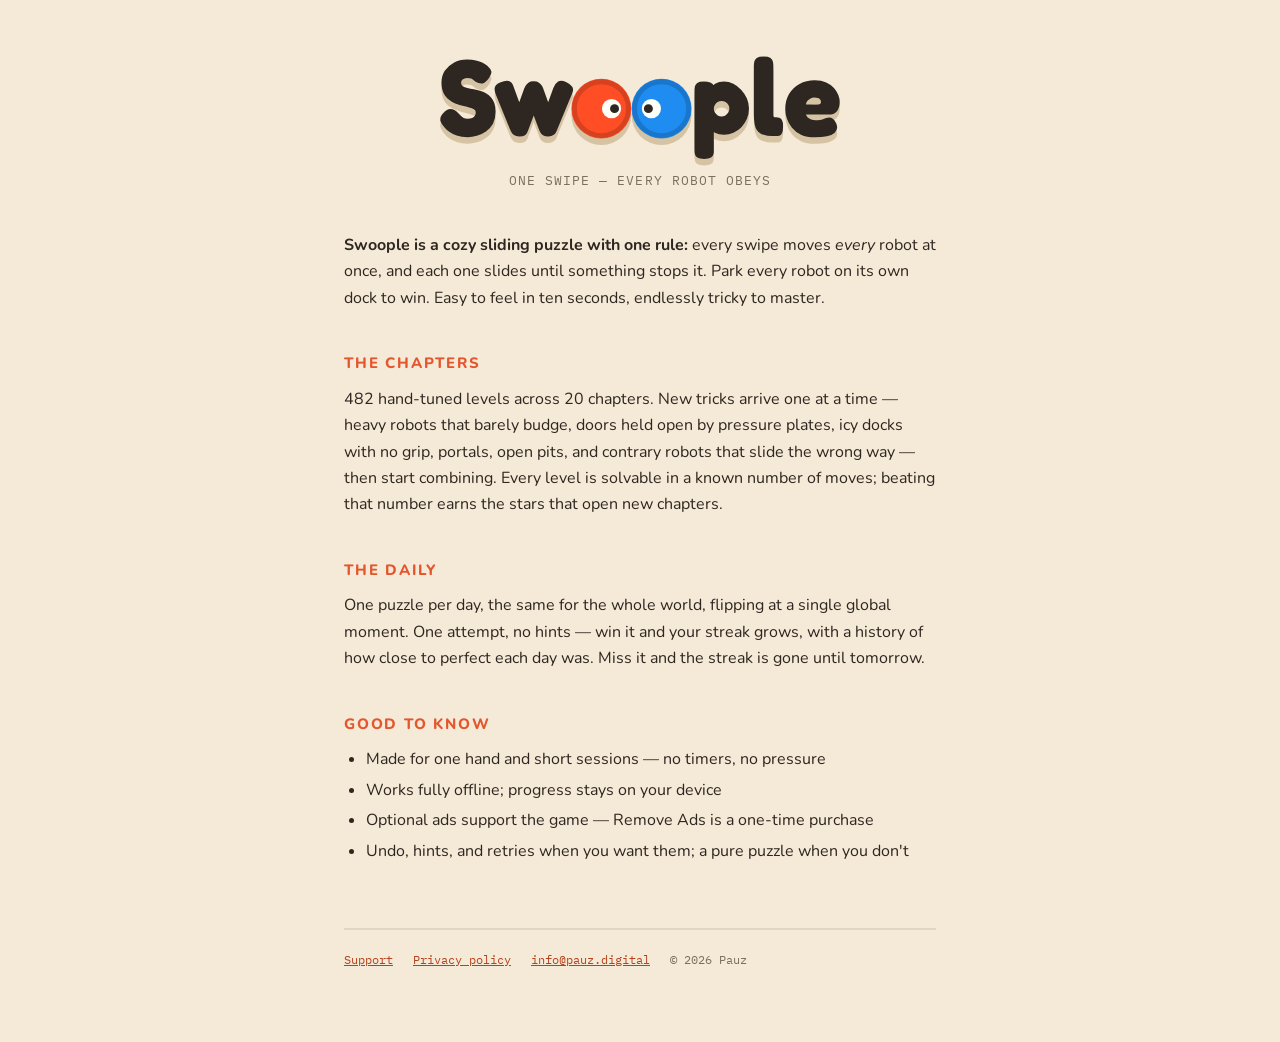
<file: index.html>
<!doctype html>
<html lang="en">
<head>
  <meta charset="utf-8" />
  <meta name="viewport" content="width=device-width, initial-scale=1" />
  <title>SWOOPLE — one swipe, every robot obeys</title>
  <meta name="description" content="Swoople is a cozy sliding puzzle: every swipe moves every robot at once. 482 hand-tuned levels, a global daily challenge, one hand." />
  <link rel="icon" href="icon.png" />
  <meta name="theme-color" content="#f5ead7" />
  <link rel="preconnect" href="https://fonts.googleapis.com" />
  <link rel="preconnect" href="https://fonts.gstatic.com" crossorigin />
  <link href="https://fonts.googleapis.com/css2?family=Nunito:wght@600;700;800&family=IBM+Plex+Mono:wght@500;600&display=swap" rel="stylesheet" />
  <link rel="stylesheet" href="style.css" />
</head>
<body>
<main>
  <img class="wordmark" src="wordmark.svg" alt="Swoople" />
  <p class="tagline">one swipe — every robot obeys</p>

  <p><strong>Swoople is a cozy sliding puzzle with one rule:</strong> every swipe
  moves <em>every</em> robot at once, and each one slides until something stops
  it. Park every robot on its own dock to win. Easy to feel in ten seconds,
  endlessly tricky to master.</p>

  <h2>The chapters</h2>
  <p>482 hand-tuned levels across 20 chapters. New tricks arrive one at a time —
  heavy robots that barely budge, doors held open by pressure plates, icy docks
  with no grip, portals, open pits, and contrary robots that slide the wrong
  way — then start combining. Every level is solvable in a known number of
  moves; beating that number earns the stars that open new chapters.</p>

  <h2>The daily</h2>
  <p>One puzzle per day, the same for the whole world, flipping at a single
  global moment. One attempt, no hints — win it and your streak grows, with a
  history of how close to perfect each day was. Miss it and the streak is gone
  until tomorrow.</p>

  <h2>Good to know</h2>
  <ul>
    <li>Made for one hand and short sessions — no timers, no pressure</li>
    <li>Works fully offline; progress stays on your device</li>
    <li>Optional ads support the game — Remove Ads is a one-time purchase</li>
    <li>Undo, hints, and retries when you want them; a pure puzzle when you don't</li>
  </ul>

  <footer>
    <a href="support.html">Support</a>
    <a href="privacy.html">Privacy policy</a>
    <a href="mailto:info@pauz.digital">info@pauz.digital</a>
    <span>© 2026 Pauz</span>
  </footer>
</main>
</body>
</html>
</file>
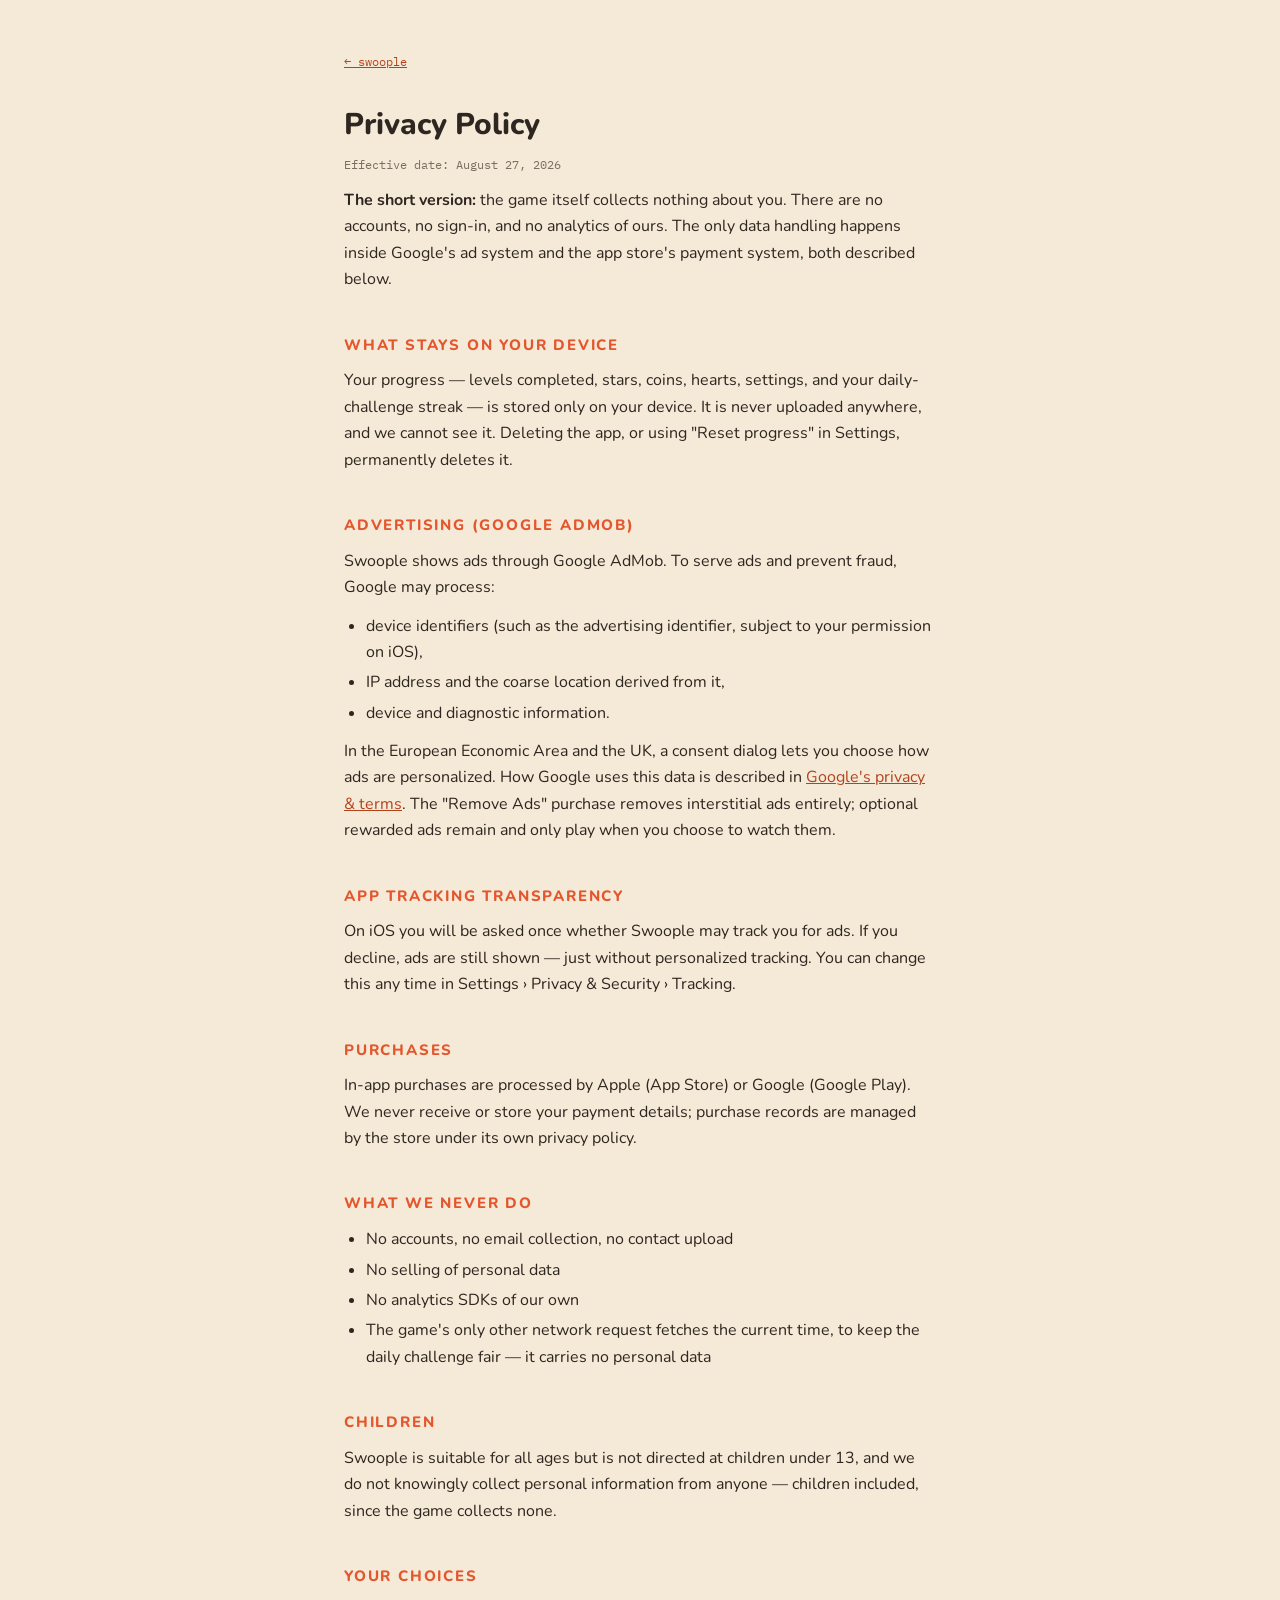
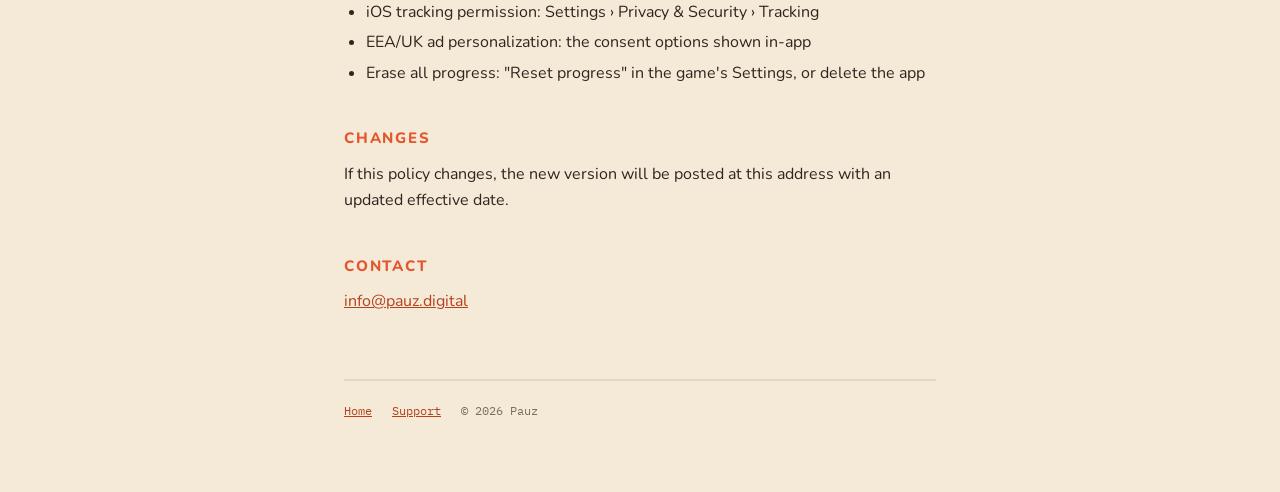
<file: privacy.html>
<!doctype html>
<html lang="en">
<head>
  <meta charset="utf-8" />
  <meta name="viewport" content="width=device-width, initial-scale=1" />
  <title>Swoople — Privacy Policy</title>
  <link rel="icon" href="icon.png" />
  <meta name="theme-color" content="#f5ead7" />
  <link rel="preconnect" href="https://fonts.googleapis.com" />
  <link rel="preconnect" href="https://fonts.gstatic.com" crossorigin />
  <link href="https://fonts.googleapis.com/css2?family=Nunito:wght@600;700;800&family=IBM+Plex+Mono:wght@500;600&display=swap" rel="stylesheet" />
  <link rel="stylesheet" href="style.css" />
</head>
<body>
<main>
  <a class="back" href="index.html">← swoople</a>
  <h1>Privacy Policy</h1>
  <p class="date">Effective date: August 27, 2026</p>

  <p><strong>The short version:</strong> the game itself collects nothing about
  you. There are no accounts, no sign-in, and no analytics of ours. The only
  data handling happens inside Google's ad system and the app store's payment
  system, both described below.</p>

  <h2>What stays on your device</h2>
  <p>Your progress — levels completed, stars, coins, hearts, settings, and your
  daily-challenge streak — is stored only on your device. It is never uploaded
  anywhere, and we cannot see it. Deleting the app, or using "Reset progress"
  in Settings, permanently deletes it.</p>

  <h2>Advertising (Google AdMob)</h2>
  <p>Swoople shows ads through Google AdMob. To serve ads and prevent fraud,
  Google may process:</p>
  <ul>
    <li>device identifiers (such as the advertising identifier, subject to your
        permission on iOS),</li>
    <li>IP address and the coarse location derived from it,</li>
    <li>device and diagnostic information.</li>
  </ul>
  <p>In the European Economic Area and the UK, a consent dialog lets you choose
  how ads are personalized. How Google uses this data is described in
  <a href="https://policies.google.com/technologies/partner-sites">Google's
  privacy &amp; terms</a>. The "Remove Ads" purchase removes interstitial ads
  entirely; optional rewarded ads remain and only play when you choose to
  watch them.</p>

  <h2>App Tracking Transparency</h2>
  <p>On iOS you will be asked once whether Swoople may track you for ads. If
  you decline, ads are still shown — just without personalized tracking. You
  can change this any time in Settings &rsaquo; Privacy &amp; Security &rsaquo;
  Tracking.</p>

  <h2>Purchases</h2>
  <p>In-app purchases are processed by Apple (App Store) or Google (Google
  Play). We never receive or store your payment details; purchase records are
  managed by the store under its own privacy policy.</p>

  <h2>What we never do</h2>
  <ul>
    <li>No accounts, no email collection, no contact upload</li>
    <li>No selling of personal data</li>
    <li>No analytics SDKs of our own</li>
    <li>The game's only other network request fetches the current time, to keep
        the daily challenge fair — it carries no personal data</li>
  </ul>

  <h2>Children</h2>
  <p>Swoople is suitable for all ages but is not directed at children under 13,
  and we do not knowingly collect personal information from anyone — children
  included, since the game collects none.</p>

  <h2>Your choices</h2>
  <ul>
    <li>iOS tracking permission: Settings &rsaquo; Privacy &amp; Security
        &rsaquo; Tracking</li>
    <li>EEA/UK ad personalization: the consent options shown in-app</li>
    <li>Erase all progress: "Reset progress" in the game's Settings, or delete
        the app</li>
  </ul>

  <h2>Changes</h2>
  <p>If this policy changes, the new version will be posted at this address
  with an updated effective date.</p>

  <h2>Contact</h2>
  <p><a href="mailto:info@pauz.digital">info@pauz.digital</a></p>

  <footer>
    <a href="index.html">Home</a>
    <a href="support.html">Support</a>
    <span>© 2026 Pauz</span>
  </footer>
</main>
</body>
</html>
</file>
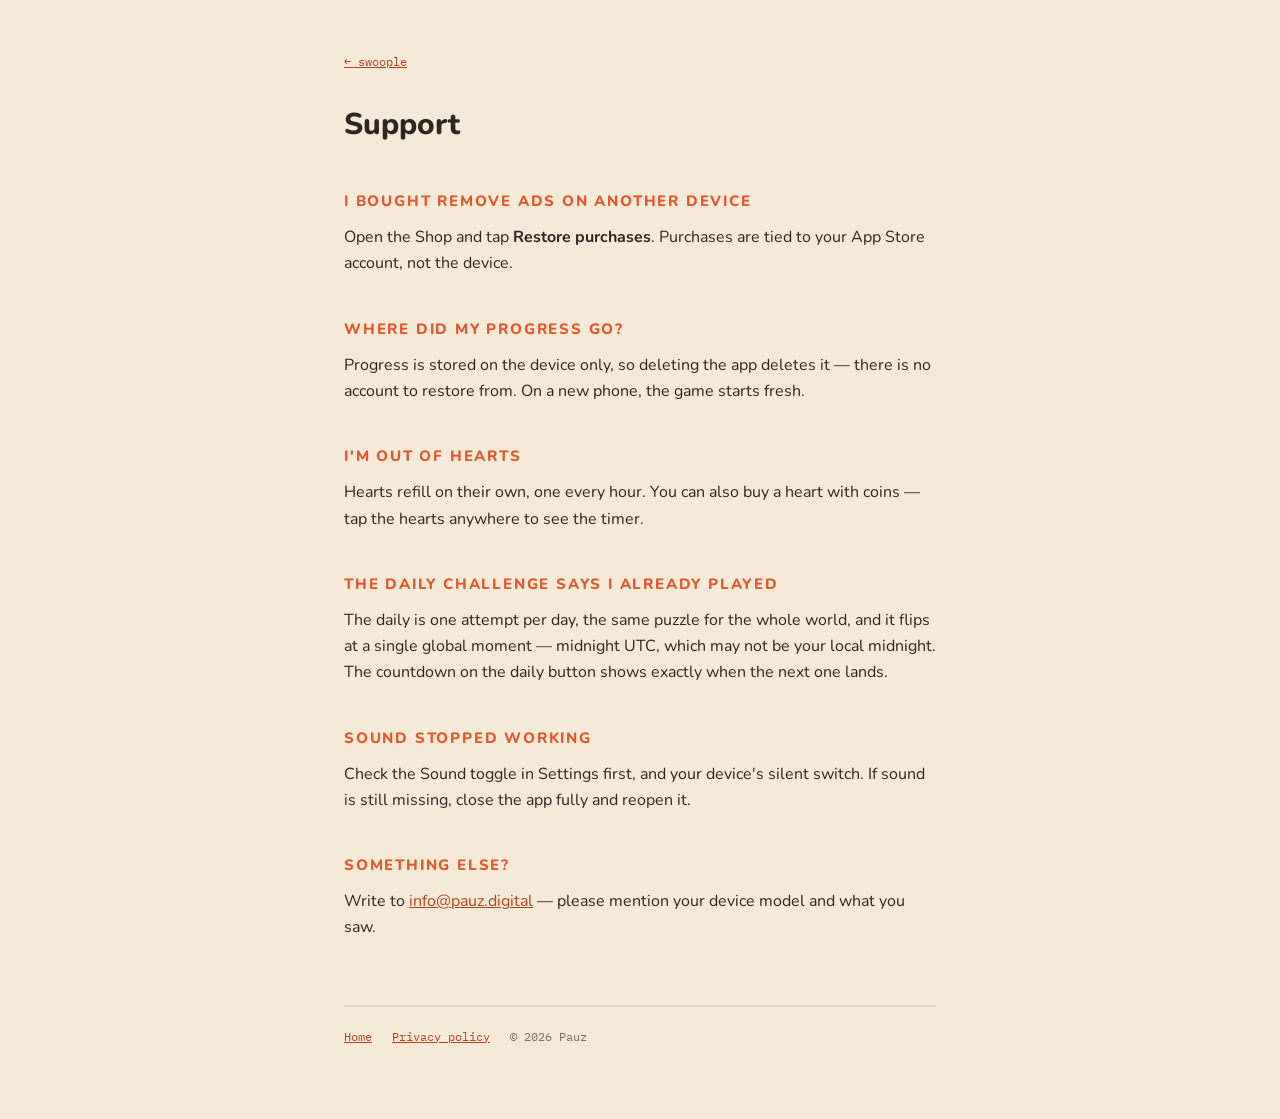
<file: support.html>
<!doctype html>
<html lang="en">
<head>
  <meta charset="utf-8" />
  <meta name="viewport" content="width=device-width, initial-scale=1" />
  <title>Swoople — Support</title>
  <link rel="icon" href="icon.png" />
  <meta name="theme-color" content="#f5ead7" />
  <link rel="preconnect" href="https://fonts.googleapis.com" />
  <link rel="preconnect" href="https://fonts.gstatic.com" crossorigin />
  <link href="https://fonts.googleapis.com/css2?family=Nunito:wght@600;700;800&family=IBM+Plex+Mono:wght@500;600&display=swap" rel="stylesheet" />
  <link rel="stylesheet" href="style.css" />
</head>
<body>
<main>
  <a class="back" href="index.html">← swoople</a>
  <h1>Support</h1>

  <h2>I bought Remove Ads on another device</h2>
  <p>Open the Shop and tap <strong>Restore purchases</strong>. Purchases are
  tied to your App Store account, not the device.</p>

  <h2>Where did my progress go?</h2>
  <p>Progress is stored on the device only, so deleting the app deletes it —
  there is no account to restore from. On a new phone, the game starts
  fresh.</p>

  <h2>I'm out of hearts</h2>
  <p>Hearts refill on their own, one every hour. You can also buy a heart
  with coins — tap the hearts anywhere to see the timer.</p>

  <h2>The daily challenge says I already played</h2>
  <p>The daily is one attempt per day, the same puzzle for the whole world,
  and it flips at a single global moment — midnight UTC, which may not be your
  local midnight. The countdown on the daily button shows exactly when the
  next one lands.</p>

  <h2>Sound stopped working</h2>
  <p>Check the Sound toggle in Settings first, and your device's silent
  switch. If sound is still missing, close the app fully and reopen it.</p>

  <h2>Something else?</h2>
  <p>Write to <a href="mailto:info@pauz.digital">info@pauz.digital</a> — please
  mention your device model and what you saw.</p>

  <footer>
    <a href="index.html">Home</a>
    <a href="privacy.html">Privacy policy</a>
    <span>© 2026 Pauz</span>
  </footer>
</main>
</body>
</html>
</file>
<file: style.css>
:root {
  --paper: #f5ead7;
  --ink: #2e2620;
  --ink-soft: #7a6f60;
  --coral: #e4572e;
  --card: #fffdf7;
}

* { margin: 0; padding: 0; box-sizing: border-box; }

body {
  background: var(--paper);
  color: var(--ink);
  font-family: 'Nunito', -apple-system, system-ui, sans-serif;
  line-height: 1.65;
  -webkit-font-smoothing: antialiased;
}

main {
  max-width: 640px;
  margin: 0 auto;
  padding: 48px 24px 72px;
}

.wordmark {
  display: block;
  width: min(420px, 92%);
  margin: 0 auto;
}

.tagline {
  text-align: center;
  font-family: 'IBM Plex Mono', ui-monospace, monospace;
  font-size: 13px;
  letter-spacing: 0.08em;
  color: var(--ink-soft);
  margin: -4px 0 40px;
  text-transform: uppercase;
}

h1 {
  font-size: 30px;
  font-weight: 800;
  margin-bottom: 6px;
}

h2 {
  font-size: 15px;
  font-weight: 800;
  letter-spacing: 0.12em;
  text-transform: uppercase;
  margin: 40px 0 10px;
  color: var(--coral);
}

p { margin-bottom: 12px; }

ul { padding-left: 22px; margin-bottom: 12px; }
li { margin-bottom: 4px; }

a { color: #b3421d; }

strong { font-weight: 700; }

.date {
  font-family: 'IBM Plex Mono', ui-monospace, monospace;
  font-size: 12px;
  color: var(--ink-soft);
}

.back {
  display: inline-block;
  font-family: 'IBM Plex Mono', ui-monospace, monospace;
  font-size: 12px;
  margin-bottom: 28px;
}

footer {
  margin-top: 64px;
  padding-top: 20px;
  border-top: 2px solid rgba(46, 38, 32, 0.1);
  font-family: 'IBM Plex Mono', ui-monospace, monospace;
  font-size: 12px;
  color: var(--ink-soft);
  display: flex;
  flex-wrap: wrap;
  gap: 8px 20px;
}
</file>
